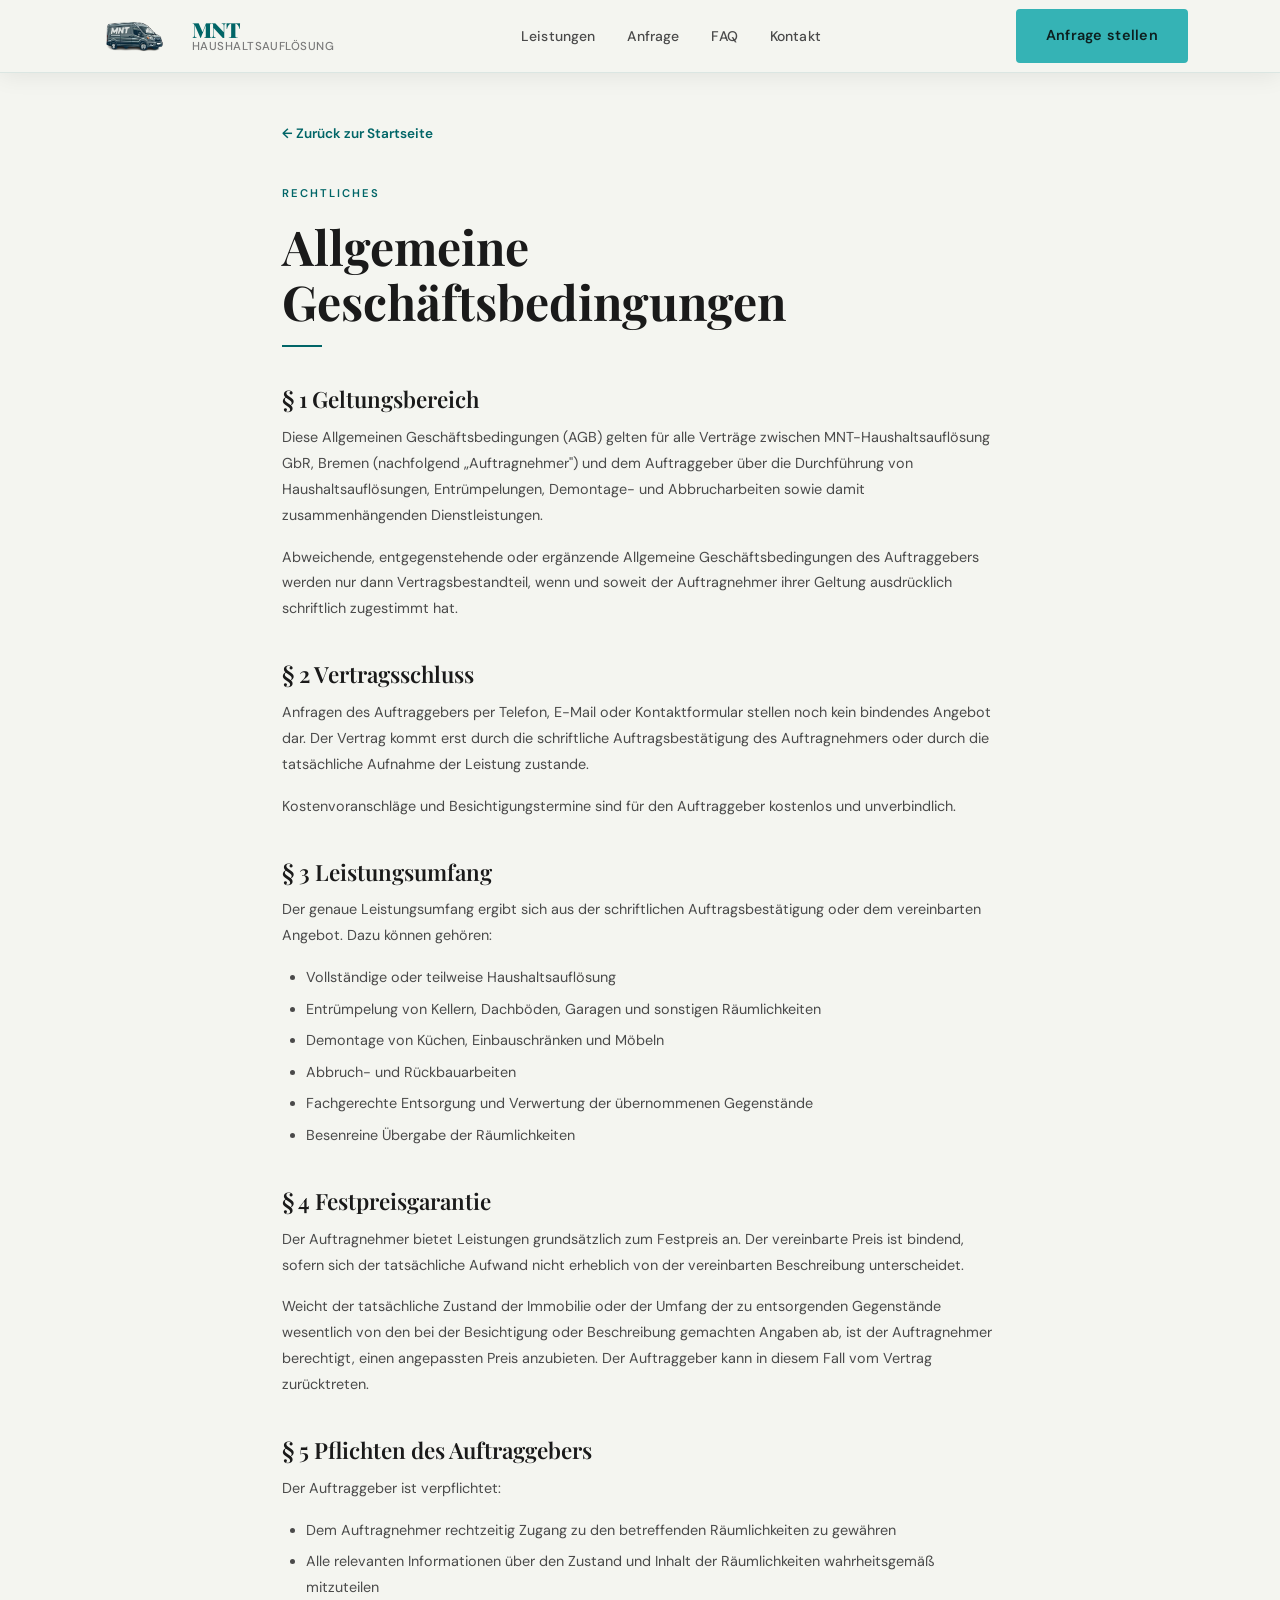
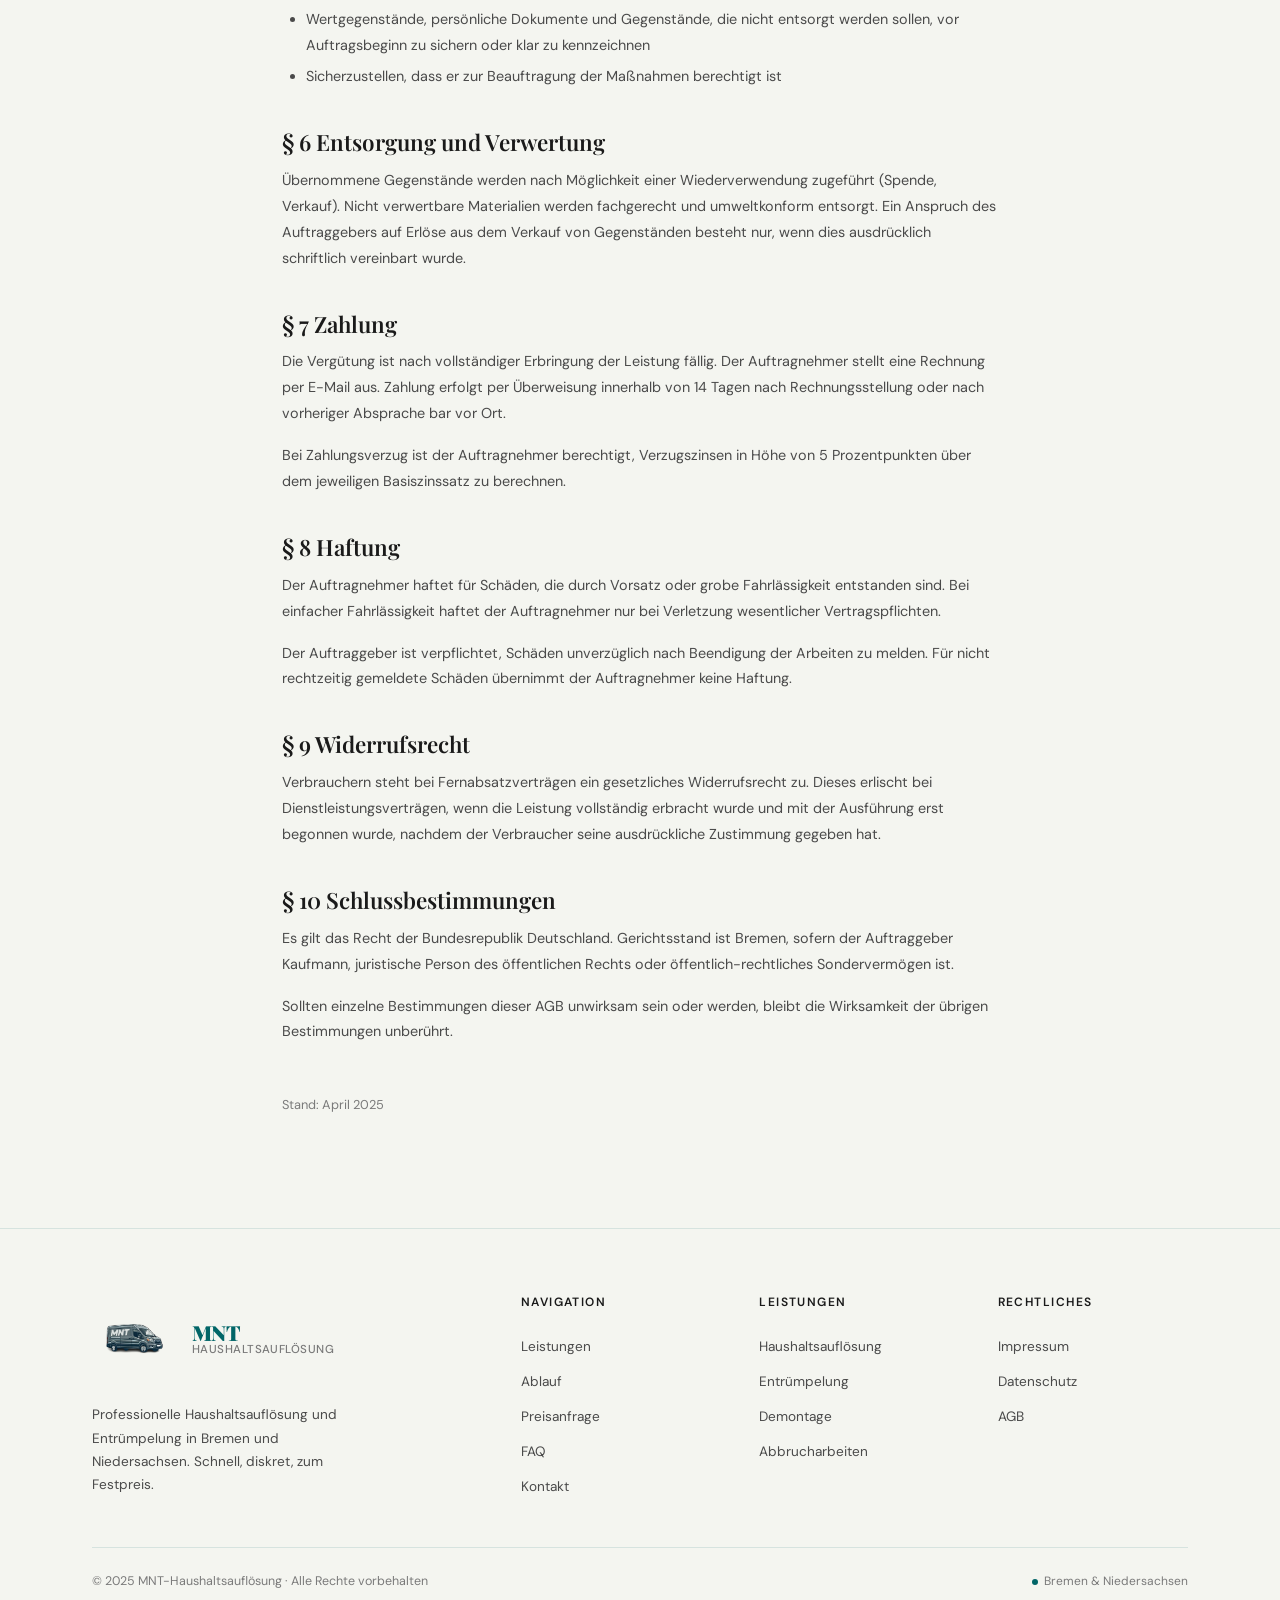
<file: agb.html>
<!DOCTYPE html>
<html lang="de">
<head>
  <meta charset="UTF-8">
  <meta name="viewport" content="width=device-width, initial-scale=1.0">
  <title>AGB — MNT-Haushaltsauflösung</title>
  <link rel="icon" type="image/png" href="assets/images/Logo.png">
  <link rel="apple-touch-icon" href="assets/images/Logo.png">
  <link rel="preconnect" href="https://fonts.googleapis.com">
  <link rel="preconnect" href="https://fonts.gstatic.com" crossorigin>
  <link href="https://fonts.googleapis.com/css2?family=Playfair+Display:ital,wght@0,400;0,600;0,700;0,900;1,400;1,700&family=DM+Sans:ital,opsz,wght@0,9..40,300;0,9..40,400;0,9..40,500;0,9..40,600;1,9..40,300&display=swap" rel="stylesheet">
  <link rel="stylesheet" href="assets/css/style.css">
  <style>
    .legal-page { padding-top: 120px; padding-bottom: 6rem; background: var(--bg-light); min-height: 100vh; }
    .legal-content { max-width: 780px; margin: 0 auto; padding: 0 2rem; }
    .legal-content h1 { font-family: var(--ff-head); font-size: clamp(2rem,4vw,3rem); color: var(--text-dark); margin-bottom: 0.5rem; }
    .legal-content .legal-label { font-size: 0.7rem; font-weight: 600; letter-spacing: 0.18em; text-transform: uppercase; color: var(--teal-primary); margin-bottom: 1rem; display: block; }
    .legal-content .legal-divider { width: 40px; height: 2px; background: var(--teal-primary); margin: 1rem 0 2.5rem; }
    .legal-content h2 { font-family: var(--ff-head); font-size: 1.4rem; color: var(--text-dark); margin: 2.5rem 0 0.75rem; }
    .legal-content h3 { font-family: var(--ff-body); font-size: 1rem; font-weight: 600; color: var(--text-dark); margin: 1.5rem 0 0.5rem; }
    .legal-content p { font-size: 0.9rem; color: var(--text-mid); line-height: 1.8; margin-bottom: 1rem; }
    .legal-content ul { font-size: 0.9rem; color: var(--text-mid); line-height: 1.8; margin: 0.5rem 0 1rem 1.5rem; }
    .legal-content ul li { margin-bottom: 0.35rem; }
    .legal-content a { color: var(--teal-primary); text-decoration: none; }
    .legal-content a:hover { text-decoration: underline; }
    .legal-back { display: inline-flex; align-items: center; gap: 0.4rem; font-size: 0.85rem; font-weight: 600; color: var(--teal-primary); text-decoration: none; margin-bottom: 2.5rem; transition: gap 0.2s; }
    .legal-back:hover { gap: 0.7rem; }
  </style>
</head>
<body>
<nav id="navbar" class="scrolled">
  <div class="container">
    <div class="nav-inner">
      <a href="index.html" class="nav-logo" aria-label="MNT-Haushaltsauflösung — Startseite">
        <img src="assets/images/Logo.png" alt="MNT-Haushaltsauflösung Logo">
        <div class="nav-logo-text">
          <span class="nav-logo-name">MNT</span>
          <span class="nav-logo-sub">Haushaltsauflösung</span>
        </div>
      </a>
      <ul class="nav-links">
        <li><a href="index.html#leistungen">Leistungen</a></li>
        <li><a href="index.html#preisrechner">Anfrage</a></li>
        <li><a href="index.html#faq">FAQ</a></li>
        <li><a href="index.html#kontakt">Kontakt</a></li>
      </ul>
      <a href="index.html#beratung" class="btn btn--primary nav-cta">Anfrage stellen</a>
      <button class="hamburger" id="hamburger" aria-label="Menü öffnen">
        <span></span><span></span><span></span>
      </button>
    </div>
  </div>
</nav>
<div class="mobile-menu" id="mobile-menu">
  <a href="index.html#leistungen" class="mobile-link">Leistungen</a>
  <a href="index.html#preisrechner" class="mobile-link">Anfrage</a>
  <a href="index.html#faq" class="mobile-link">FAQ</a>
  <a href="index.html#kontakt" class="mobile-link">Kontakt</a>
  <a href="index.html#beratung" class="btn btn--primary">Anfrage stellen</a>
</div>

<main class="legal-page">
  <div class="legal-content">
    <a href="index.html" class="legal-back">← Zurück zur Startseite</a>
    <span class="legal-label">Rechtliches</span>
    <h1>Allgemeine Geschäftsbedingungen</h1>
    <div class="legal-divider"></div>

    <h2>§ 1 Geltungsbereich</h2>
    <p>
      Diese Allgemeinen Geschäftsbedingungen (AGB) gelten für alle Verträge zwischen
      MNT-Haushaltsauflösung GbR, Bremen (nachfolgend „Auftragnehmer") und dem Auftraggeber
      über die Durchführung von Haushaltsauflösungen, Entrümpelungen, Demontage- und
      Abbrucharbeiten sowie damit zusammenhängenden Dienstleistungen.
    </p>
    <p>
      Abweichende, entgegenstehende oder ergänzende Allgemeine Geschäftsbedingungen des
      Auftraggebers werden nur dann Vertragsbestandteil, wenn und soweit der Auftragnehmer
      ihrer Geltung ausdrücklich schriftlich zugestimmt hat.
    </p>

    <h2>§ 2 Vertragsschluss</h2>
    <p>
      Anfragen des Auftraggebers per Telefon, E-Mail oder Kontaktformular stellen noch kein
      bindendes Angebot dar. Der Vertrag kommt erst durch die schriftliche Auftragsbestätigung
      des Auftragnehmers oder durch die tatsächliche Aufnahme der Leistung zustande.
    </p>
    <p>
      Kostenvoranschläge und Besichtigungstermine sind für den Auftraggeber kostenlos und
      unverbindlich.
    </p>

    <h2>§ 3 Leistungsumfang</h2>
    <p>
      Der genaue Leistungsumfang ergibt sich aus der schriftlichen Auftragsbestätigung oder
      dem vereinbarten Angebot. Dazu können gehören:
    </p>
    <ul>
      <li>Vollständige oder teilweise Haushaltsauflösung</li>
      <li>Entrümpelung von Kellern, Dachböden, Garagen und sonstigen Räumlichkeiten</li>
      <li>Demontage von Küchen, Einbauschränken und Möbeln</li>
      <li>Abbruch- und Rückbauarbeiten</li>
      <li>Fachgerechte Entsorgung und Verwertung der übernommenen Gegenstände</li>
      <li>Besenreine Übergabe der Räumlichkeiten</li>
    </ul>

    <h2>§ 4 Festpreisgarantie</h2>
    <p>
      Der Auftragnehmer bietet Leistungen grundsätzlich zum Festpreis an. Der vereinbarte
      Preis ist bindend, sofern sich der tatsächliche Aufwand nicht erheblich von der
      vereinbarten Beschreibung unterscheidet.
    </p>
    <p>
      Weicht der tatsächliche Zustand der Immobilie oder der Umfang der zu entsorgenden
      Gegenstände wesentlich von den bei der Besichtigung oder Beschreibung gemachten Angaben
      ab, ist der Auftragnehmer berechtigt, einen angepassten Preis anzubieten. Der Auftraggeber
      kann in diesem Fall vom Vertrag zurücktreten.
    </p>

    <h2>§ 5 Pflichten des Auftraggebers</h2>
    <p>Der Auftraggeber ist verpflichtet:</p>
    <ul>
      <li>Dem Auftragnehmer rechtzeitig Zugang zu den betreffenden Räumlichkeiten zu gewähren</li>
      <li>Alle relevanten Informationen über den Zustand und Inhalt der Räumlichkeiten wahrheitsgemäß mitzuteilen</li>
      <li>Wertgegenstände, persönliche Dokumente und Gegenstände, die nicht entsorgt werden sollen, vor Auftragsbeginn zu sichern oder klar zu kennzeichnen</li>
      <li>Sicherzustellen, dass er zur Beauftragung der Maßnahmen berechtigt ist</li>
    </ul>

    <h2>§ 6 Entsorgung und Verwertung</h2>
    <p>
      Übernommene Gegenstände werden nach Möglichkeit einer Wiederverwendung zugeführt
      (Spende, Verkauf). Nicht verwertbare Materialien werden fachgerecht und umweltkonform
      entsorgt. Ein Anspruch des Auftraggebers auf Erlöse aus dem Verkauf von Gegenständen
      besteht nur, wenn dies ausdrücklich schriftlich vereinbart wurde.
    </p>

    <h2>§ 7 Zahlung</h2>
    <p>
      Die Vergütung ist nach vollständiger Erbringung der Leistung fällig. Der Auftragnehmer
      stellt eine Rechnung per E-Mail aus. Zahlung erfolgt per Überweisung innerhalb von
      14 Tagen nach Rechnungsstellung oder nach vorheriger Absprache bar vor Ort.
    </p>
    <p>
      Bei Zahlungsverzug ist der Auftragnehmer berechtigt, Verzugszinsen in Höhe von
      5 Prozentpunkten über dem jeweiligen Basiszinssatz zu berechnen.
    </p>

    <h2>§ 8 Haftung</h2>
    <p>
      Der Auftragnehmer haftet für Schäden, die durch Vorsatz oder grobe Fahrlässigkeit
      entstanden sind. Bei einfacher Fahrlässigkeit haftet der Auftragnehmer nur bei
      Verletzung wesentlicher Vertragspflichten.
    </p>
    <p>
      Der Auftraggeber ist verpflichtet, Schäden unverzüglich nach Beendigung der Arbeiten
      zu melden. Für nicht rechtzeitig gemeldete Schäden übernimmt der Auftragnehmer
      keine Haftung.
    </p>

    <h2>§ 9 Widerrufsrecht</h2>
    <p>
      Verbrauchern steht bei Fernabsatzverträgen ein gesetzliches Widerrufsrecht zu.
      Dieses erlischt bei Dienstleistungsverträgen, wenn die Leistung vollständig erbracht
      wurde und mit der Ausführung erst begonnen wurde, nachdem der Verbraucher seine
      ausdrückliche Zustimmung gegeben hat.
    </p>

    <h2>§ 10 Schlussbestimmungen</h2>
    <p>
      Es gilt das Recht der Bundesrepublik Deutschland. Gerichtsstand ist Bremen, sofern
      der Auftraggeber Kaufmann, juristische Person des öffentlichen Rechts oder
      öffentlich-rechtliches Sondervermögen ist.
    </p>
    <p>
      Sollten einzelne Bestimmungen dieser AGB unwirksam sein oder werden, bleibt die
      Wirksamkeit der übrigen Bestimmungen unberührt.
    </p>

    <p style="margin-top:3rem; font-size:0.8rem; color:var(--text-muted);">
      Stand: April 2025
    </p>
  </div>
</main>

<footer id="footer">
  <div class="container">
    <div class="footer-grid">
      <div class="footer-logo">
        <div class="footer-logo-inner">
          <img src="assets/images/Logo.png" alt="MNT-Haushaltsauflösung Logo">
          <div class="nav-logo-text">
            <span class="nav-logo-name">MNT</span>
            <span class="nav-logo-sub">Haushaltsauflösung</span>
          </div>
        </div>
        <p class="footer-brand-text">Professionelle Haushaltsauflösung und Entrümpelung in Bremen und Niedersachsen. Schnell, diskret, zum Festpreis.</p>
      </div>
      <div class="footer-col">
        <h4>Navigation</h4>
        <ul class="footer-links">
          <li><a href="index.html#leistungen">Leistungen</a></li>
          <li><a href="index.html#ablauf">Ablauf</a></li>
          <li><a href="index.html#preisrechner">Preisanfrage</a></li>
          <li><a href="index.html#faq">FAQ</a></li>
          <li><a href="index.html#kontakt">Kontakt</a></li>
        </ul>
      </div>
      <div class="footer-col">
        <h4>Leistungen</h4>
        <ul class="footer-links">
          <li><a href="index.html#leistungen">Haushaltsauflösung</a></li>
          <li><a href="index.html#leistungen">Entrümpelung</a></li>
          <li><a href="index.html#leistungen">Demontage</a></li>
          <li><a href="index.html#leistungen">Abbrucharbeiten</a></li>
        </ul>
      </div>
      <div class="footer-col">
        <h4>Rechtliches</h4>
        <ul class="footer-links">
          <li><a href="impressum.html">Impressum</a></li>
          <li><a href="datenschutz.html">Datenschutz</a></li>
          <li><a href="agb.html">AGB</a></li>
        </ul>
      </div>
    </div>
    <div class="footer-bottom">
      <div class="footer-copy">© 2025 MNT-Haushaltsauflösung · Alle Rechte vorbehalten</div>
      <div class="footer-badge">Bremen &amp; Niedersachsen</div>
    </div>
  </div>
</footer><script>
const navbar = document.getElementById('navbar');
window.addEventListener('scroll', () => {
  navbar.classList.toggle('scrolled', window.scrollY > 60);
});
const hamburger = document.getElementById('hamburger');
const mobileMenu = document.getElementById('mobile-menu');
hamburger.addEventListener('click', () => {
  hamburger.classList.toggle('open');
  mobileMenu.classList.toggle('open');
  document.body.style.overflow = mobileMenu.classList.contains('open') ? 'hidden' : '';
});
document.querySelectorAll('.mobile-link, .mobile-menu .btn').forEach(link => {
  link.addEventListener('click', () => {
    hamburger.classList.remove('open');
    mobileMenu.classList.remove('open');
    document.body.style.overflow = '';
  });
});
</script>
</body>
</html>
</file>
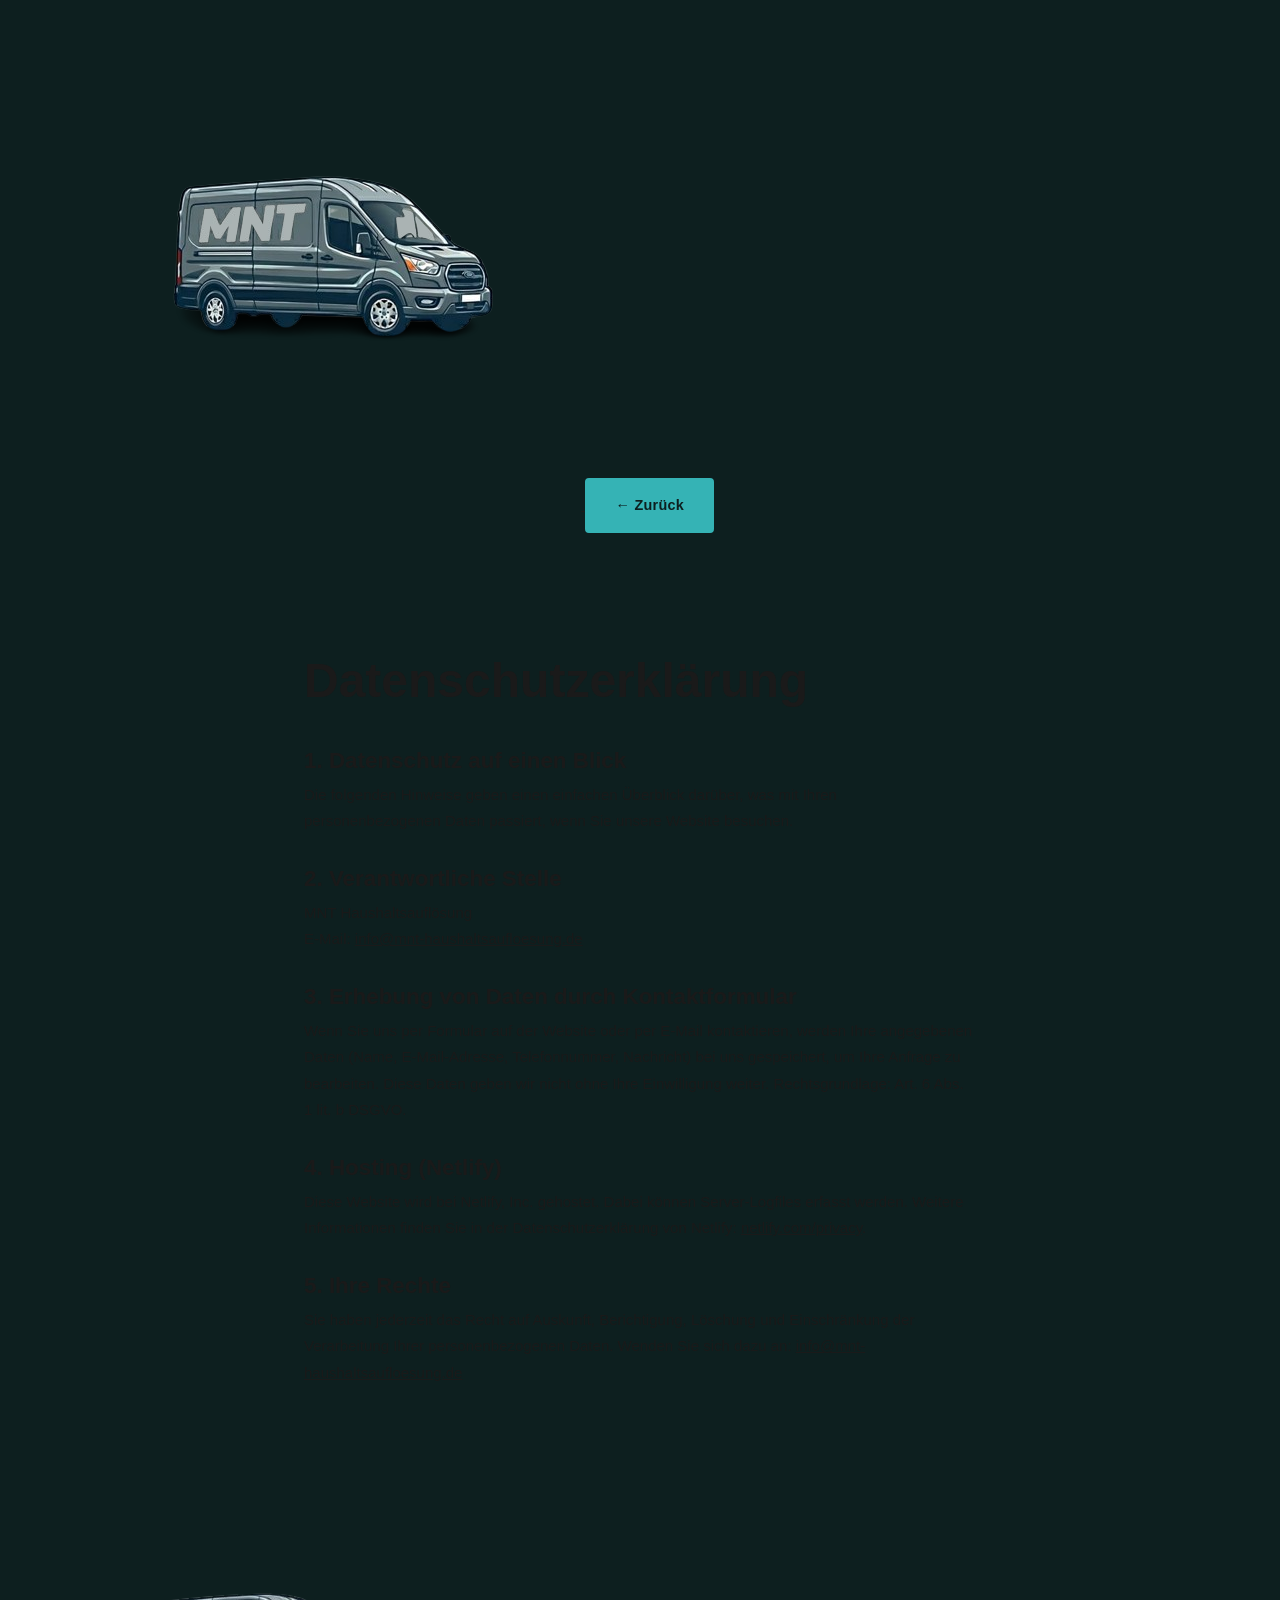
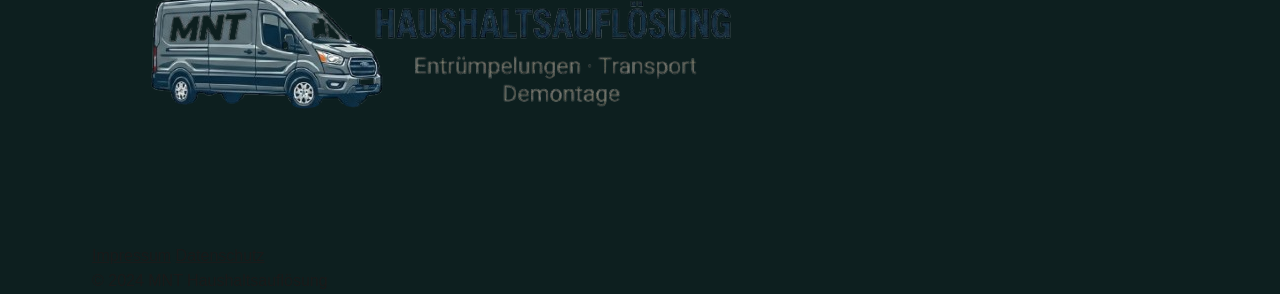
<file: datenschutz.html>
<!DOCTYPE html>
<html lang="de">
<head>
  <meta charset="UTF-8" />
  <meta name="viewport" content="width=device-width, initial-scale=1.0" />
  <title>Datenschutz – MNT Haushaltsauflösung</title>
  <link rel="preconnect" href="https://fonts.googleapis.com" />
  <link href="https://fonts.googleapis.com/css2?family=Barlow+Condensed:wght@700;800;900&family=Barlow:wght@400;500;600&display=swap" rel="stylesheet" />
  <link rel="icon" type="image/png" href="assets/images/Logo.png" />
  <link rel="stylesheet" href="assets/css/style.css" />
  <style>
    .legal { max-width: 720px; margin: 0 auto; padding: 120px 24px 80px; }
    .legal h1 { font-family: var(--font-head); font-size: 3rem; font-weight: 900; color: var(--color-dark); margin-bottom: 40px; }
    .legal h2 { font-family: var(--font-head); font-size: 1.4rem; font-weight: 800; color: var(--color-dark); margin: 32px 0 8px; }
    .legal p { font-size: 15px; color: var(--color-muted); line-height: 1.75; }
    .legal a { color: var(--color-teal); }
  </style>
</head>
<body>
  <header class="header">
    <nav class="nav container">
      <a href="index.html" class="nav__logo">
        <img src="assets/images/Logo.png" alt="MNT Haushaltsauflösung" class="nav__logo-img" />
      </a>
      <a href="index.html" class="btn btn--primary nav__cta" style="margin-left:auto">← Zurück</a>
    </nav>
  </header>

  <main class="legal">
    <h1>Datenschutzerklärung</h1>

    <h2>1. Datenschutz auf einen Blick</h2>
    <p>Die folgenden Hinweise geben einen einfachen Überblick darüber, was mit Ihren personenbezogenen Daten passiert, wenn Sie unsere Website besuchen.</p>

    <h2>2. Verantwortliche Stelle</h2>
    <p>MNT Haushaltsauflösung<br />
    E-Mail: <a href="mailto:info@mnt-haushaltsaufloesung.de">info@mnt-haushaltsaufloesung.de</a></p>

    <h2>3. Erhebung von Daten durch Kontaktformular</h2>
    <p>Wenn Sie uns per Formular auf der Website oder per E-Mail kontaktieren, werden Ihre angegebenen Daten (Name, E-Mail-Adresse, Telefonnummer, Nachricht) bei uns gespeichert, um Ihre Anfrage zu bearbeiten. Diese Daten geben wir nicht ohne Ihre Einwilligung weiter. Rechtsgrundlage: Art. 6 Abs. 1 lit. b DSGVO.</p>

    <h2>4. Hosting (Netlify)</h2>
    <p>Diese Website wird bei Netlify, Inc. gehostet. Dabei können Server-Logfiles erfasst werden. Weitere Informationen finden Sie in der Datenschutzerklärung von Netlify: <a href="https://www.netlify.com/privacy/" target="_blank" rel="noopener">netlify.com/privacy</a>.</p>

    <h2>5. Ihre Rechte</h2>
    <p>Sie haben jederzeit das Recht auf Auskunft, Berichtigung, Löschung und Einschränkung der Verarbeitung Ihrer personenbezogenen Daten. Wenden Sie sich dazu an: <a href="mailto:info@mnt-haushaltsaufloesung.de">info@mnt-haushaltsaufloesung.de</a></p>
  </main>

  <footer class="footer">
    <div class="container footer__inner">
      <img src="assets/images/Logo_gross.png" alt="MNT" class="footer__logo-img" />
      <div class="footer__links">
        <a href="impressum.html" class="footer__link">Impressum</a>
        <a href="datenschutz.html" class="footer__link">Datenschutz</a>
      </div>
      <p class="footer__copy">© 2024 MNT Haushaltsauflösung</p>
    </div>
  </footer>
</body>
</html>
</file>
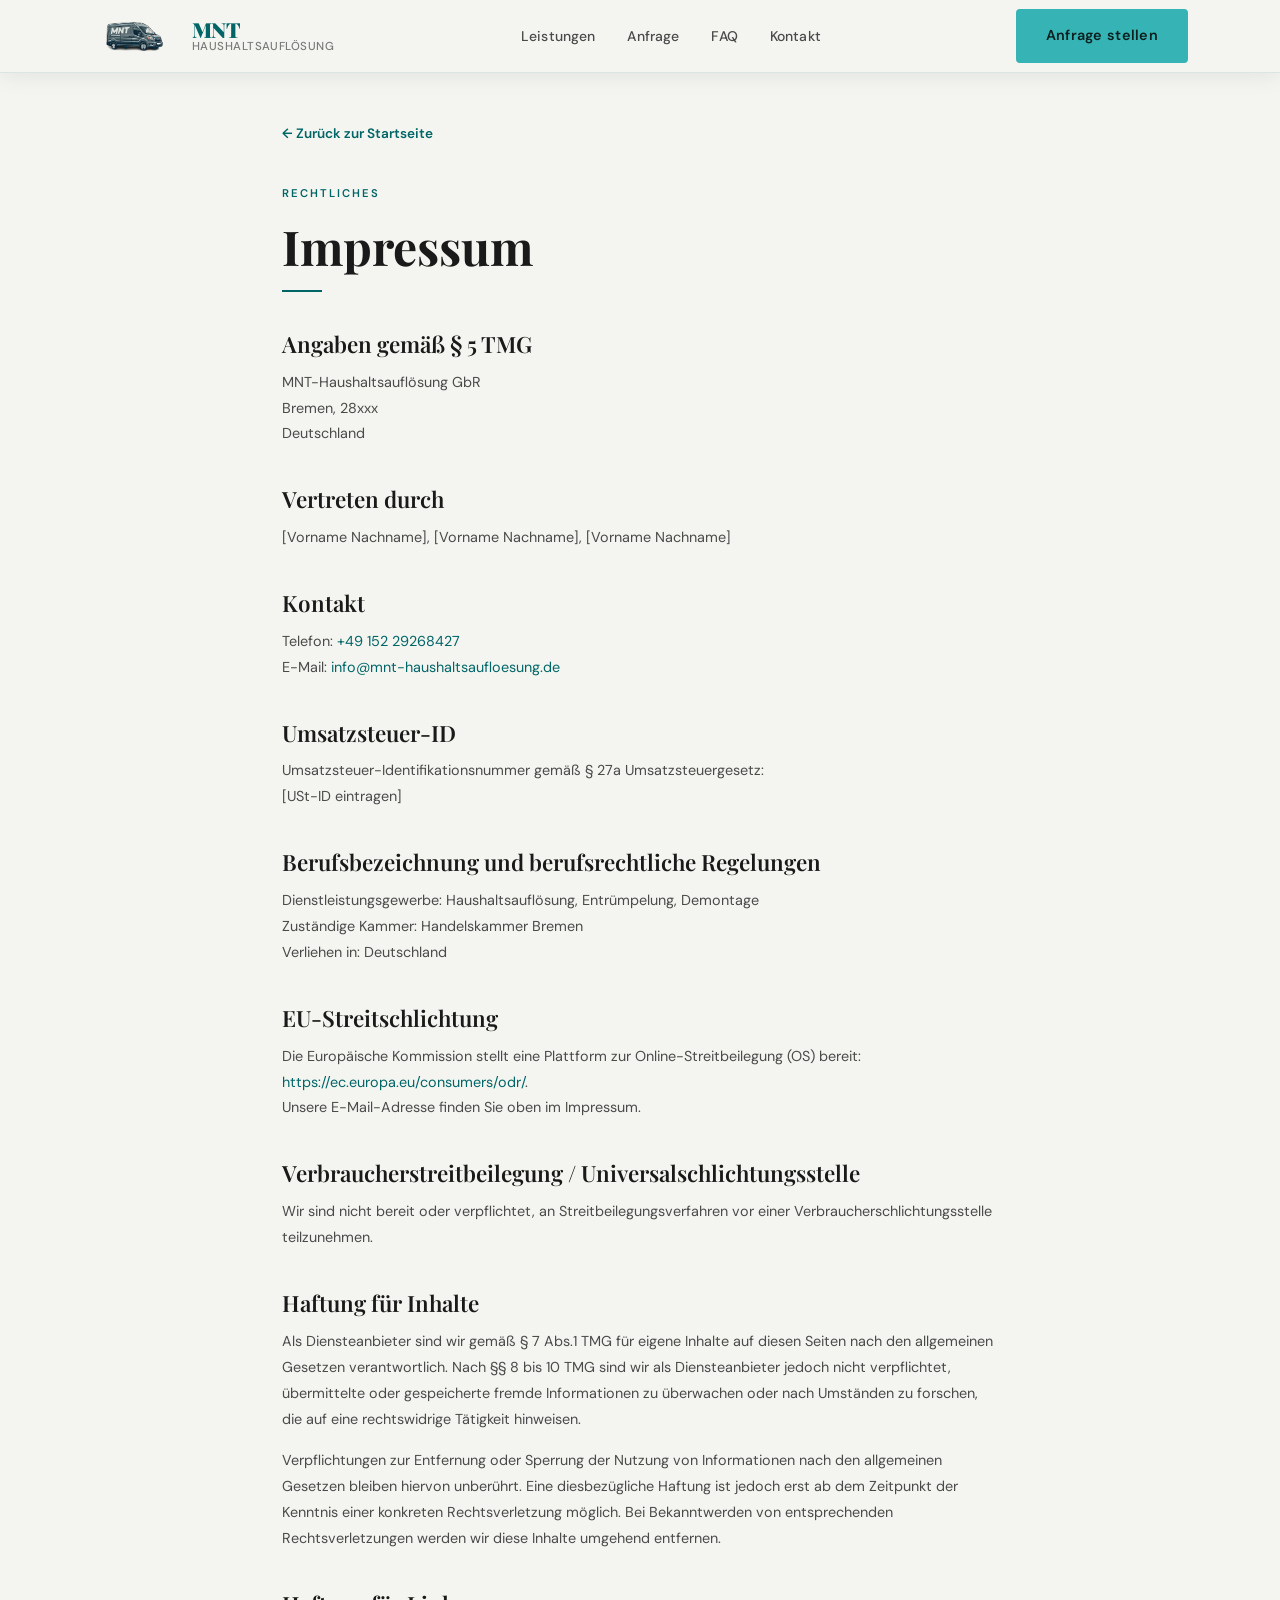
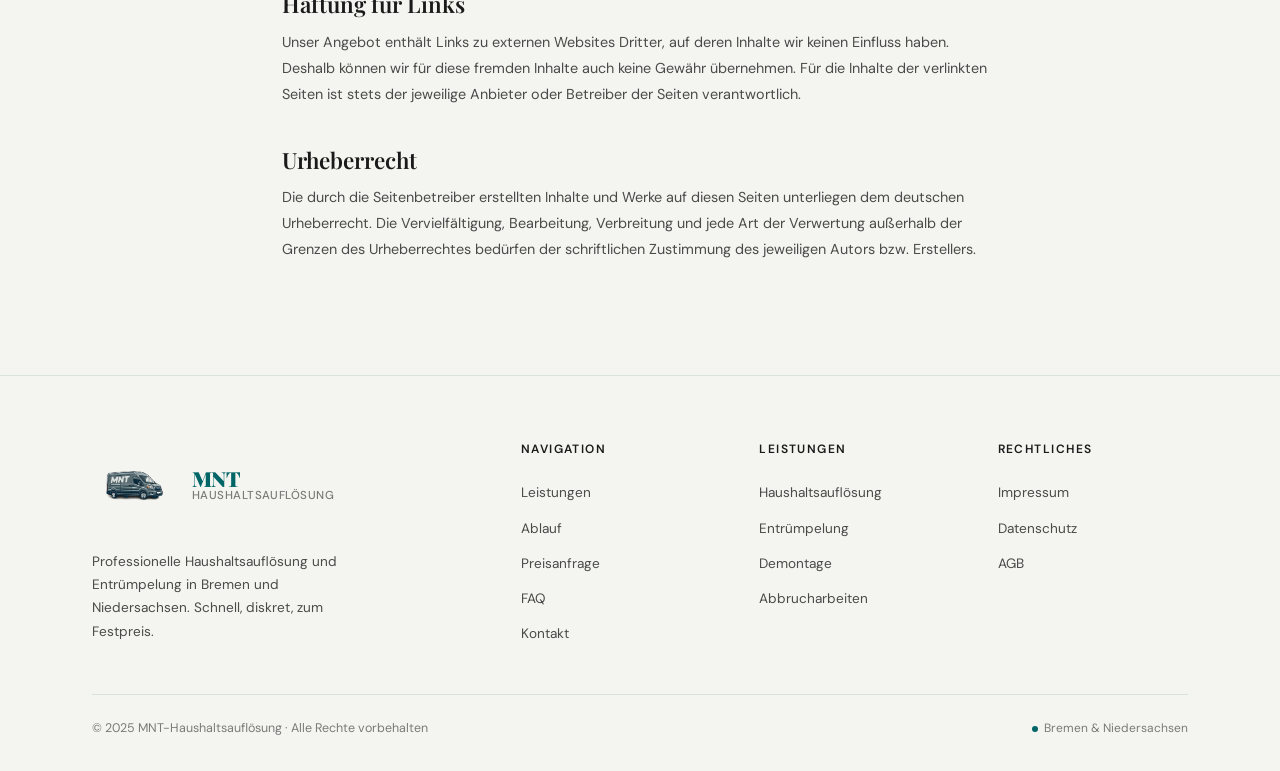
<file: impressum.html>
<!DOCTYPE html>
<html lang="de">
<head>
  <meta charset="UTF-8">
  <meta name="viewport" content="width=device-width, initial-scale=1.0">
  <title>Impressum — MNT-Haushaltsauflösung</title>
  <link rel="icon" type="image/png" href="assets/images/Logo.png">
  <link rel="apple-touch-icon" href="assets/images/Logo.png">
  <link rel="preconnect" href="https://fonts.googleapis.com">
  <link rel="preconnect" href="https://fonts.gstatic.com" crossorigin>
  <link href="https://fonts.googleapis.com/css2?family=Playfair+Display:ital,wght@0,400;0,600;0,700;0,900;1,400;1,700&family=DM+Sans:ital,opsz,wght@0,9..40,300;0,9..40,400;0,9..40,500;0,9..40,600;1,9..40,300&display=swap" rel="stylesheet">
  <link rel="stylesheet" href="assets/css/style.css">
  <style>
    .legal-page { padding-top: 120px; padding-bottom: 6rem; background: var(--bg-light); min-height: 100vh; }
    .legal-content { max-width: 780px; margin: 0 auto; padding: 0 2rem; }
    .legal-content h1 { font-family: var(--ff-head); font-size: clamp(2rem,4vw,3rem); color: var(--text-dark); margin-bottom: 0.5rem; }
    .legal-content .legal-label { font-size: 0.7rem; font-weight: 600; letter-spacing: 0.18em; text-transform: uppercase; color: var(--teal-primary); margin-bottom: 1rem; display: block; }
    .legal-content .legal-divider { width: 40px; height: 2px; background: var(--teal-primary); margin: 1rem 0 2.5rem; }
    .legal-content h2 { font-family: var(--ff-head); font-size: 1.4rem; color: var(--text-dark); margin: 2.5rem 0 0.75rem; }
    .legal-content h3 { font-family: var(--ff-body); font-size: 1rem; font-weight: 600; color: var(--text-dark); margin: 1.5rem 0 0.5rem; }
    .legal-content p { font-size: 0.9rem; color: var(--text-mid); line-height: 1.8; margin-bottom: 1rem; }
    .legal-content ul { font-size: 0.9rem; color: var(--text-mid); line-height: 1.8; margin: 0.5rem 0 1rem 1.5rem; }
    .legal-content ul li { margin-bottom: 0.35rem; }
    .legal-content a { color: var(--teal-primary); text-decoration: none; }
    .legal-content a:hover { text-decoration: underline; }
    .legal-back { display: inline-flex; align-items: center; gap: 0.4rem; font-size: 0.85rem; font-weight: 600; color: var(--teal-primary); text-decoration: none; margin-bottom: 2.5rem; transition: gap 0.2s; }
    .legal-back:hover { gap: 0.7rem; }
  </style>
</head>
<body>
<nav id="navbar" class="scrolled">
  <div class="container">
    <div class="nav-inner">
      <a href="index.html" class="nav-logo" aria-label="MNT-Haushaltsauflösung — Startseite">
        <img src="assets/images/Logo.png" alt="MNT-Haushaltsauflösung Logo">
        <div class="nav-logo-text">
          <span class="nav-logo-name">MNT</span>
          <span class="nav-logo-sub">Haushaltsauflösung</span>
        </div>
      </a>
      <ul class="nav-links">
        <li><a href="index.html#leistungen">Leistungen</a></li>
        <li><a href="index.html#preisrechner">Anfrage</a></li>
        <li><a href="index.html#faq">FAQ</a></li>
        <li><a href="index.html#kontakt">Kontakt</a></li>
      </ul>
      <a href="index.html#beratung" class="btn btn--primary nav-cta">Anfrage stellen</a>
      <button class="hamburger" id="hamburger" aria-label="Menü öffnen">
        <span></span><span></span><span></span>
      </button>
    </div>
  </div>
</nav>
<div class="mobile-menu" id="mobile-menu">
  <a href="index.html#leistungen" class="mobile-link">Leistungen</a>
  <a href="index.html#preisrechner" class="mobile-link">Anfrage</a>
  <a href="index.html#faq" class="mobile-link">FAQ</a>
  <a href="index.html#kontakt" class="mobile-link">Kontakt</a>
  <a href="index.html#beratung" class="btn btn--primary">Anfrage stellen</a>
</div>

<main class="legal-page">
  <div class="legal-content">
    <a href="index.html" class="legal-back">← Zurück zur Startseite</a>
    <span class="legal-label">Rechtliches</span>
    <h1>Impressum</h1>
    <div class="legal-divider"></div>

    <h2>Angaben gemäß § 5 TMG</h2>
    <p>
      MNT-Haushaltsauflösung GbR<br>
      Bremen, 28xxx<br>
      Deutschland
    </p>

    <h2>Vertreten durch</h2>
    <p>
      <!-- HIER: Name(n) der Gesellschafter eintragen -->
      [Vorname Nachname], [Vorname Nachname], [Vorname Nachname]
    </p>

    <h2>Kontakt</h2>
    <p>
      Telefon: <a href="tel:+4915229268427">+49 152 29268427</a><br>
      E-Mail: <a href="mailto:info@mnt-haushaltsaufloesung.de">info@mnt-haushaltsaufloesung.de</a>
    </p>

    <h2>Umsatzsteuer-ID</h2>
    <p>
      <!-- HIER: USt-ID eintragen, sobald vorhanden -->
      Umsatzsteuer-Identifikationsnummer gemäß § 27a Umsatzsteuergesetz:<br>
      [USt-ID eintragen]
    </p>

    <h2>Berufsbezeichnung und berufsrechtliche Regelungen</h2>
    <p>
      Dienstleistungsgewerbe: Haushaltsauflösung, Entrümpelung, Demontage<br>
      Zuständige Kammer: Handelskammer Bremen<br>
      Verliehen in: Deutschland
    </p>

    <h2>EU-Streitschlichtung</h2>
    <p>
      Die Europäische Kommission stellt eine Plattform zur Online-Streitbeilegung (OS) bereit:
      <a href="https://ec.europa.eu/consumers/odr/" target="_blank" rel="noopener">https://ec.europa.eu/consumers/odr/</a>.<br>
      Unsere E-Mail-Adresse finden Sie oben im Impressum.
    </p>

    <h2>Verbraucherstreitbeilegung / Universalschlichtungsstelle</h2>
    <p>
      Wir sind nicht bereit oder verpflichtet, an Streitbeilegungsverfahren vor einer
      Verbraucherschlichtungsstelle teilzunehmen.
    </p>

    <h2>Haftung für Inhalte</h2>
    <p>
      Als Diensteanbieter sind wir gemäß § 7 Abs.1 TMG für eigene Inhalte auf diesen Seiten nach den
      allgemeinen Gesetzen verantwortlich. Nach §§ 8 bis 10 TMG sind wir als Diensteanbieter jedoch nicht
      verpflichtet, übermittelte oder gespeicherte fremde Informationen zu überwachen oder nach Umständen
      zu forschen, die auf eine rechtswidrige Tätigkeit hinweisen.
    </p>
    <p>
      Verpflichtungen zur Entfernung oder Sperrung der Nutzung von Informationen nach den allgemeinen
      Gesetzen bleiben hiervon unberührt. Eine diesbezügliche Haftung ist jedoch erst ab dem Zeitpunkt
      der Kenntnis einer konkreten Rechtsverletzung möglich. Bei Bekanntwerden von entsprechenden
      Rechtsverletzungen werden wir diese Inhalte umgehend entfernen.
    </p>

    <h2>Haftung für Links</h2>
    <p>
      Unser Angebot enthält Links zu externen Websites Dritter, auf deren Inhalte wir keinen Einfluss haben.
      Deshalb können wir für diese fremden Inhalte auch keine Gewähr übernehmen. Für die Inhalte der
      verlinkten Seiten ist stets der jeweilige Anbieter oder Betreiber der Seiten verantwortlich.
    </p>

    <h2>Urheberrecht</h2>
    <p>
      Die durch die Seitenbetreiber erstellten Inhalte und Werke auf diesen Seiten unterliegen dem deutschen
      Urheberrecht. Die Vervielfältigung, Bearbeitung, Verbreitung und jede Art der Verwertung außerhalb
      der Grenzen des Urheberrechtes bedürfen der schriftlichen Zustimmung des jeweiligen Autors bzw.
      Erstellers.
    </p>
  </div>
</main>

<footer id="footer">
  <div class="container">
    <div class="footer-grid">
      <div class="footer-logo">
        <div class="footer-logo-inner">
          <img src="assets/images/Logo.png" alt="MNT-Haushaltsauflösung Logo">
          <div class="nav-logo-text">
            <span class="nav-logo-name">MNT</span>
            <span class="nav-logo-sub">Haushaltsauflösung</span>
          </div>
        </div>
        <p class="footer-brand-text">Professionelle Haushaltsauflösung und Entrümpelung in Bremen und Niedersachsen. Schnell, diskret, zum Festpreis.</p>
      </div>
      <div class="footer-col">
        <h4>Navigation</h4>
        <ul class="footer-links">
          <li><a href="index.html#leistungen">Leistungen</a></li>
          <li><a href="index.html#ablauf">Ablauf</a></li>
          <li><a href="index.html#preisrechner">Preisanfrage</a></li>
          <li><a href="index.html#faq">FAQ</a></li>
          <li><a href="index.html#kontakt">Kontakt</a></li>
        </ul>
      </div>
      <div class="footer-col">
        <h4>Leistungen</h4>
        <ul class="footer-links">
          <li><a href="index.html#leistungen">Haushaltsauflösung</a></li>
          <li><a href="index.html#leistungen">Entrümpelung</a></li>
          <li><a href="index.html#leistungen">Demontage</a></li>
          <li><a href="index.html#leistungen">Abbrucharbeiten</a></li>
        </ul>
      </div>
      <div class="footer-col">
        <h4>Rechtliches</h4>
        <ul class="footer-links">
          <li><a href="impressum.html">Impressum</a></li>
          <li><a href="datenschutz.html">Datenschutz</a></li>
          <li><a href="agb.html">AGB</a></li>
        </ul>
      </div>
    </div>
    <div class="footer-bottom">
      <div class="footer-copy">© 2025 MNT-Haushaltsauflösung · Alle Rechte vorbehalten</div>
      <div class="footer-badge">Bremen &amp; Niedersachsen</div>
    </div>
  </div>
</footer><script>
const navbar = document.getElementById('navbar');
window.addEventListener('scroll', () => {
  navbar.classList.toggle('scrolled', window.scrollY > 60);
});
const hamburger = document.getElementById('hamburger');
const mobileMenu = document.getElementById('mobile-menu');
hamburger.addEventListener('click', () => {
  hamburger.classList.toggle('open');
  mobileMenu.classList.toggle('open');
  document.body.style.overflow = mobileMenu.classList.contains('open') ? 'hidden' : '';
});
document.querySelectorAll('.mobile-link, .mobile-menu .btn').forEach(link => {
  link.addEventListener('click', () => {
    hamburger.classList.remove('open');
    mobileMenu.classList.remove('open');
    document.body.style.overflow = '';
  });
});
</script>
</body>
</html>
</file>
<file: assets/css/style.css>
/* ============================================================
   MNT-Haushaltsauflösung — Stylesheet
   style.css
   ============================================================ */

/* ============================================================
   CSS VARIABLES & RESET
   ============================================================ */
:root {
  --bg-dark:          #0D1F1F;
  --bg-dark-2:        #112828;
  --teal-primary:     #006567;
  --teal-accent:      #35B3B5;
  --teal-light:       #5ECFCF;
  --bg-light:         #F4F5F0;
  --bg-light-2:       #EAECE5;
  --white:            #FFFFFF;
  --text-dark:        #1A1A1A;
  --text-mid:         #4A4A4A;
  --text-muted:       #7A7A7A;
  --text-light:       #C8CFCF;
  --border-dark:      rgba(53, 179, 181, 0.15);
  --border-light:     rgba(0, 101, 103, 0.12);
  --nav-bg:           #F4F5F0;
  --nav-border:       rgba(0, 101, 103, 0.1);
  --ff-head:          'Playfair Display', Georgia, serif;
  --ff-body:          'DM Sans', sans-serif;
  --transition:       0.35s cubic-bezier(0.4, 0, 0.2, 1);
  --shadow-nav:       0 2px 24px rgba(0, 0, 0, 0.08);
  --shadow-card:      0 4px 24px rgba(0, 0, 0, 0.08);
  --shadow-card-hover:0 12px 40px rgba(0, 0, 0, 0.14);
  --radius:           4px;
  --radius-lg:        8px;
}

*, *::before, *::after {
  box-sizing: border-box;
  margin: 0;
  padding: 0;
}

html {
  scroll-behavior: smooth;
  font-size: 16px;
}

body {
  font-family: var(--ff-body);
  color: var(--text-dark);
  background: var(--bg-dark);
  overflow-x: hidden;
  line-height: 1.6;
}

::selection {
  background: var(--teal-accent);
  color: var(--bg-dark);
}

a { color: inherit; }

/* ============================================================
   NOISE TEXTURE
   ============================================================ */
.noise-dark::after {
  content: '';
  position: absolute;
  inset: 0;
  background-image: url("data:image/svg+xml,%3Csvg viewBox='0 0 256 256' xmlns='http://www.w3.org/2000/svg'%3E%3Cfilter id='n'%3E%3CfeTurbulence type='fractalNoise' baseFrequency='0.9' numOctaves='4' stitchTiles='stitch'/%3E%3C/filter%3E%3Crect width='100%25' height='100%25' filter='url(%23n)' opacity='0.035'/%3E%3C/svg%3E");
  background-size: 256px 256px;
  pointer-events: none;
  z-index: 0;
}

/* ============================================================
   TYPOGRAPHY UTILITIES
   ============================================================ */
.label {
  font-family: var(--ff-body);
  font-size: 0.7rem;
  font-weight: 600;
  letter-spacing: 0.18em;
  text-transform: uppercase;
  color: var(--teal-accent);
}

.label--dark  { color: var(--teal-accent); }
.label--light { color: var(--teal-primary); }

h1, h2, h3 { font-family: var(--ff-head); line-height: 1.15; }
h1 { font-size: clamp(1.9rem, 3.5vw, 3rem); font-weight: 700; }
h2 { font-size: clamp(2rem,   4vw, 3rem);  font-weight: 600; }
h3 { font-size: 1.25rem; font-weight: 600; }

.teal        { color: var(--teal-accent); }
.divider-line {
  width: 40px;
  height: 2px;
  background: var(--teal-accent);
  margin: 1rem 0;
}

/* ============================================================
   LAYOUT
   ============================================================ */
.container {
  max-width: 1160px;
  margin: 0 auto;
  padding: 0 2rem;
}

.section          { position: relative; padding: 6rem 0; }
.section--dark    { background: var(--bg-dark);   color: var(--white); }
.section--dark-2  { background: var(--bg-dark-2); color: var(--white); }
.section--light   { background: var(--bg-light);  color: var(--text-dark); }
.section--light-2 { background: var(--bg-light-2);color: var(--text-dark); }

/* ============================================================
   BUTTONS
   ============================================================ */
.btn {
  display: inline-flex;
  align-items: center;
  gap: 0.5rem;
  padding: 0.85rem 1.75rem;
  font-family: var(--ff-body);
  font-size: 0.9rem;
  font-weight: 600;
  letter-spacing: 0.02em;
  border-radius: var(--radius);
  border: 2px solid transparent;
  cursor: pointer;
  text-decoration: none;
  transition: all var(--transition);
  white-space: nowrap;
}

.btn--primary {
  background: var(--teal-accent);
  color: var(--bg-dark);
  border-color: var(--teal-accent);
}
.btn--primary:hover {
  background: var(--teal-light);
  border-color: var(--teal-light);
  transform: translateY(-2px);
  box-shadow: 0 8px 24px rgba(53, 179, 181, 0.35);
}

.btn--ghost {
  background: transparent;
  color: var(--white);
  border-color: rgba(255, 255, 255, 0.35);
}
.btn--ghost:hover {
  background: rgba(255, 255, 255, 0.07);
  border-color: rgba(255, 255, 255, 0.65);
}

.btn--ghost-teal {
  background: transparent;
  color: var(--teal-primary);
  border-color: var(--teal-primary);
}
.btn--ghost-teal:hover {
  background: var(--teal-primary);
  color: var(--white);
}

/* ============================================================
   NAVIGATION — heller Hintergrund
   ============================================================ */
#navbar {
  position: fixed;
  top: 0;
  left: 0;
  right: 0;
  z-index: 1000;
  background: var(--nav-bg);
  border-bottom: 1px solid var(--nav-border);
  box-shadow: var(--shadow-nav);
  padding: 0;
  overflow: visible;  /* Logo darf über die Navbar-Höhe hinausragen */
  transition: box-shadow var(--transition), padding var(--transition);
}

#navbar.scrolled {
  box-shadow: 0 4px 32px rgba(0, 0, 0, 0.12);
}

.nav-inner {
  display: flex;
  align-items: center;
  justify-content: space-between;
  gap: 2rem;
  height: 72px;
}

/* Logo-Bild im Header */
.nav-logo {
  display: flex;
  align-items: center;
  gap: 0.85rem;
  text-decoration: none;
  flex-shrink: 0;
}

.nav-logo img {
  height: 90px;        /* größer als die Navbar — überragt sie bewusst */
  width: auto;
  object-fit: contain;
  display: block;
  /* verhindert dass das Bild den Navbar-Flow vergrößert */
  position: relative;
  z-index: 1;
}

.nav-logo-text {
  display: flex;
  flex-direction: column;
  gap: 0;
  line-height: 1.1;
}

.nav-logo-name {
  font-family: var(--ff-head);
  font-size: 1.3rem;
  font-weight: 900;
  color: var(--teal-primary);
  letter-spacing: -0.02em;
}

.nav-logo-sub {
  font-family: var(--ff-body);
  font-size: 0.72rem;
  font-weight: 500;
  color: var(--text-muted);
  letter-spacing: 0.04em;
  text-transform: uppercase;
}

.nav-links {
  display: flex;
  align-items: center;
  gap: 2rem;
  list-style: none;
}

.nav-links a {
  font-size: 0.875rem;
  font-weight: 500;
  color: var(--text-mid);
  text-decoration: none;
  transition: color var(--transition);
  letter-spacing: 0.01em;
}
.nav-links a:hover { color: var(--teal-primary); }

.nav-cta { margin-left: 0.5rem; }

/* ── Hamburger ── */
.hamburger {
  display: none;
  flex-direction: column;
  gap: 5px;
  background: none;
  border: none;
  cursor: pointer;
  padding: 4px;
  z-index: 1100;
}
.hamburger span {
  display: block;
  width: 24px;
  height: 2px;
  background: var(--text-dark);
  border-radius: 2px;
  transition: all 0.3s;
  transform-origin: center;
}
.hamburger.open span:nth-child(1) { transform: translateY(7px) rotate(45deg); }
.hamburger.open span:nth-child(2) { opacity: 0; transform: scaleX(0); }
.hamburger.open span:nth-child(3) { transform: translateY(-7px) rotate(-45deg); }

/* ── Mobile Menu ── */
.mobile-menu {
  display: none;
  position: fixed;
  inset: 0;
  background: var(--white);
  z-index: 999;
  flex-direction: column;
  align-items: center;
  justify-content: center;
  gap: 2.5rem;
  opacity: 0;
  transition: opacity 0.3s;
}
.mobile-menu.open { display: flex; opacity: 1; }
.mobile-menu a {
  font-family: var(--ff-head);
  font-size: 2rem;
  font-weight: 600;
  color: var(--text-dark);
  text-decoration: none;
  transition: color var(--transition);
}
.mobile-menu a:hover { color: var(--teal-primary); }

/* ============================================================
   HERO
   ============================================================ */
#hero {
  min-height: 100vh;
  display: flex;
  flex-direction: column;
  justify-content: center;
  padding: 0;
  background: var(--bg-dark);
  position: relative;
  overflow: hidden;
}

/* Raster-Hintergrund */
#hero::before {
  content: '';
  position: absolute;
  inset: 0;
  background-image:
    linear-gradient(rgba(53, 179, 181, 0.04) 1px, transparent 1px),
    linear-gradient(90deg, rgba(53, 179, 181, 0.04) 1px, transparent 1px);
  background-size: 60px 60px;
  pointer-events: none;
}

/* Glüh-Effekt */
#hero::after {
  content: '';
  position: absolute;
  top: -20%;
  right: -10%;
  width: 700px;
  height: 700px;
  background: radial-gradient(circle, rgba(0, 101, 103, 0.25) 0%, transparent 65%);
  pointer-events: none;
}

.hero-inner {
  display: grid;
  grid-template-columns: 1fr 1fr;
  gap: 4rem;
  align-items: center;
  position: relative;
  z-index: 1;
  /* Navbar-Höhe (72px) + Puffer */
  padding: 9rem 2rem 5rem;
  max-width: 1160px;
  margin: 0 auto;
  width: 100%;
}

.hero-content { max-width: 600px; }

/* ── Hero Rating Badge ── */
.hero-rating {
  display: inline-flex;
  align-items: center;
  gap: 0.6rem;
  background: rgba(255,255,255,0.06);
  border: 1px solid var(--border-dark);
  border-radius: 2rem;
  padding: 0.4rem 1rem 0.4rem 0.6rem;
  margin-bottom: 1.5rem;
}

.hero-rating-stars { font-size: 0.85rem; letter-spacing: 0.05em; }

.hero-rating-text {
  font-size: 0.78rem;
  font-weight: 500;
  color: var(--text-light);
  letter-spacing: 0.02em;
}

/* ── Hero Feature Grid (2 Spalten) ── */
.hero-features {
  display: grid;
  grid-template-columns: 1fr 1fr;
  gap: 0;
  margin: 1.75rem 0 2rem;
  border-top: 1px solid rgba(255,255,255,0.08);
}

.hero-feature {
  display: flex;
  align-items: center;
  gap: 0.6rem;
  padding: 0.75rem 0;
  border-bottom: 1px solid rgba(255,255,255,0.08);
  font-size: 0.875rem;
  color: var(--text-light);
  font-weight: 400;
}

.hero-feature:nth-child(odd)  { padding-right: 1.5rem; }
.hero-feature:nth-child(even) { padding-left: 1rem; border-left: 1px solid rgba(255,255,255,0.08); }

.hero-feature-plus {
  width: 1.35rem;
  height: 1.35rem;
  border-radius: 50%;
  background: var(--teal-accent);
  color: var(--bg-dark);
  font-size: 1rem;
  font-weight: 700;
  display: flex;
  align-items: center;
  justify-content: center;
  flex-shrink: 0;
  line-height: 1;
}

.hero-label {
  display: inline-flex;
  align-items: center;
  gap: 0.5rem;
  margin-bottom: 1.5rem;
}
.hero-label::before {
  content: '';
  display: block;
  width: 28px;
  height: 1px;
  background: var(--teal-accent);
}

.hero-h1 {
  color: var(--white);
  margin-bottom: 1.5rem;
  line-height: 1.1;
}
.hero-h1 em {
  font-style: italic;
  color: var(--teal-accent);
}

.hero-sub {
  font-size: 1.1rem;
  color: var(--text-light);
  margin-bottom: 2.5rem;
  line-height: 1.7;
  font-weight: 300;
}

.hero-ctas {
  display: flex;
  gap: 1rem;
  flex-wrap: wrap;
}

/* ── Hero Karte ── */
.hero-graphic {
  display: flex;
  align-items: center;
  justify-content: center;
}

/* ── Hero Kontakt-Karte (rechts) ── */
.hero-contact-card {
  display: flex;
  flex-direction: column;
  align-items: center;
  gap: 2rem;
  background: var(--white);
  border: 1px solid rgba(0,0,0,0.08);
  border-radius: var(--radius-lg);
  padding: 2.5rem 2rem;
  width: 100%;
  max-width: 380px;
  position: relative;
  box-shadow: 0 8px 40px rgba(0,0,0,0.25);
}
.hero-contact-card::before {
  content: '';
  position: absolute;
  top: -1px;
  left: 2rem;
  right: 2rem;
  height: 2px;
  background: linear-gradient(90deg, transparent, var(--teal-primary), transparent);
}
.hero-logo-gross {
  width: 100%;
  max-width: 340px;
  height: auto;
  object-fit: contain;
  display: block;
}
.hero-contact-info {
  display: flex;
  flex-direction: column;
  gap: 0.85rem;
  width: 100%;
  border-top: 1px solid var(--border-light);
  padding-top: 1.5rem;
}
.hero-contact-line {
  display: flex;
  align-items: center;
  gap: 0.75rem;
  text-decoration: none;
  color: var(--text-mid);
  font-size: 0.88rem;
  font-weight: 500;
  transition: color var(--transition);
  word-break: break-all;
}
.hero-contact-line:hover { color: var(--teal-primary); }
.hero-contact-icon {
  width: 2.75rem;
  height: 2.75rem;
  background: rgba(0,101,103,0.07);
  border: 1px solid var(--border-light);
  border-radius: var(--radius);
  display: flex;
  align-items: center;
  justify-content: center;
  font-size: 1.25rem;
  flex-shrink: 0;
}

/* ── Trust Bar ── */
.trust-bar {
  position: relative;
  z-index: 1;
  border-top: 1px solid var(--border-dark);
  padding: 1.5rem 2rem;
  max-width: 1160px;
  margin: 0 auto;
  width: 100%;
}
.trust-bar-inner {
  display: flex;
  flex-wrap: wrap;
  gap: 1.5rem 2.5rem;
  align-items: center;
}
.trust-item {
  display: flex;
  align-items: center;
  gap: 0.5rem;
  font-size: 0.8rem;
  color: var(--text-light);
  font-weight: 400;
}
.trust-item::before {
  content: '✓';
  color: var(--teal-accent);
  font-weight: 700;
  font-size: 0.9rem;
}

/* ============================================================
   SECTION HEADER
   ============================================================ */
.section-head {
  display: flex;
  flex-direction: column;
  gap: 0.75rem;
  margin-bottom: 3.5rem;
}
.section-head h2 { margin-top: 0.5rem; }

/* ============================================================
   LEISTUNGEN
   ============================================================ */
.leistungen-grid {
  display: grid;
  grid-template-columns: repeat(2, 1fr);
  gap: 1.5px;
  background: var(--border-light);
  border: 1.5px solid var(--border-light);
  border-radius: var(--radius-lg);
  overflow: hidden;
}

.leistung-card {
  background: var(--bg-light);
  padding: 2.5rem;
  transition: background var(--transition);
}
.leistung-card:hover { background: #fff; }

.leistung-num {
  font-family: var(--ff-head);
  font-size: 3.5rem;
  font-weight: 900;
  color: rgba(0, 101, 103, 0.08);
  line-height: 1;
  margin-bottom: 1rem;
  letter-spacing: -0.04em;
}
.leistung-icon {
  font-size: 2rem;
  margin-bottom: 1rem;
  display: block;
}
.leistung-title {
  font-family: var(--ff-head);
  font-size: 1.3rem;
  color: var(--text-dark);
  margin-bottom: 0.75rem;
}
.leistung-text {
  font-size: 0.9rem;
  color: var(--text-mid);
  line-height: 1.65;
  margin-bottom: 1.5rem;
}
.leistung-link {
  font-size: 0.8rem;
  font-weight: 600;
  color: var(--teal-primary);
  text-decoration: none;
  letter-spacing: 0.02em;
  display: inline-flex;
  align-items: center;
  gap: 0.35rem;
  transition: gap var(--transition), color var(--transition);
}
.leistung-link:hover { gap: 0.65rem; color: var(--teal-accent); }

/* ============================================================
   ABLAUF
   ============================================================ */
.ablauf-grid {
  display: grid;
  grid-template-columns: repeat(4, 1fr);
  gap: 0;
  position: relative;
}
.ablauf-grid::before {
  content: '';
  position: absolute;
  top: 2.25rem;
  left: 12.5%;
  right: 12.5%;
  height: 1px;
  background: linear-gradient(90deg, transparent, var(--border-dark), var(--border-dark), var(--border-dark), transparent);
  z-index: 0;
}
.ablauf-step {
  padding: 1.5rem;
  text-align: center;
  position: relative;
  z-index: 1;
}
.ablauf-num {
  width: 4.5rem;
  height: 4.5rem;
  border-radius: 50%;
  border: 1px solid var(--border-dark);
  background: var(--bg-dark-2);
  display: flex;
  align-items: center;
  justify-content: center;
  margin: 0 auto 1.75rem;
  font-family: var(--ff-head);
  font-size: 1.25rem;
  font-weight: 700;
  color: var(--teal-accent);
}
.ablauf-title {
  font-family: var(--ff-head);
  font-size: 1.1rem;
  color: var(--white);
  margin-bottom: 0.5rem;
}
.ablauf-text {
  font-size: 0.85rem;
  color: var(--text-muted);
  line-height: 1.6;
}

/* ============================================================
   PREISRECHNER
   ============================================================ */
.rechner-layout {
  display: grid;
  grid-template-columns: 1fr 1fr;
  gap: 4rem;
  align-items: start;
}
.rechner-intro p {
  font-size: 0.95rem;
  color: var(--text-mid);
  line-height: 1.7;
  margin-top: 1rem;
}

/* ── Formular ── */
.form-grid { display: grid; gap: 1.25rem; }

.upload-zone {
  border: 2px dashed var(--border-light);
  border-radius: var(--radius-lg);
  padding: 2rem;
  text-align: center;
  cursor: pointer;
  transition: all var(--transition);
  background: rgba(0, 101, 103, 0.02);
  position: relative;
}
.upload-zone:hover,
.upload-zone.dragover {
  border-color: var(--teal-primary);
  background: rgba(0, 101, 103, 0.05);
}
.upload-zone input[type="file"] {
  position: absolute;
  inset: 0;
  opacity: 0;
  cursor: pointer;
  width: 100%;
  height: 100%;
}
.upload-icon  { font-size: 2rem; margin-bottom: 0.5rem; display: block; }
.upload-label { font-size: 0.9rem; color: var(--text-mid); }
.upload-label strong { color: var(--teal-primary); }
.upload-meta  { font-size: 0.75rem; color: var(--text-muted); margin-top: 0.25rem; }

.upload-previews {
  display: flex;
  flex-wrap: wrap;
  gap: 0.5rem;
  margin-top: 1rem;
}
.preview-thumb {
  width: 64px;
  height: 64px;
  border-radius: var(--radius);
  object-fit: cover;
  border: 2px solid var(--border-light);
}

.form-row {
  display: grid;
  grid-template-columns: 1fr 1fr;
  gap: 1rem;
}
.form-group { display: flex; flex-direction: column; gap: 0.4rem; }

label.form-label {
  font-size: 0.8rem;
  font-weight: 600;
  color: var(--text-mid);
  letter-spacing: 0.04em;
  text-transform: uppercase;
}

input[type="text"],
input[type="number"],
input[type="email"],
input[type="tel"],
select,
textarea {
  font-family: var(--ff-body);
  font-size: 0.9rem;
  padding: 0.75rem 1rem;
  border: 1.5px solid var(--border-light);
  border-radius: var(--radius);
  background: var(--white);
  color: var(--text-dark);
  transition: border-color var(--transition);
  outline: none;
  width: 100%;
  appearance: none;
  -webkit-appearance: none;
}
input:focus, select:focus, textarea:focus {
  border-color: var(--teal-primary);
  box-shadow: 0 0 0 3px rgba(0, 101, 103, 0.1);
}
select { cursor: pointer; }

.checkbox-group {
  display: grid;
  grid-template-columns: 1fr 1fr;
  gap: 0.5rem;
}
.checkbox-item {
  display: flex;
  align-items: center;
  gap: 0.5rem;
  font-size: 0.875rem;
  color: var(--text-mid);
  cursor: pointer;
}
.checkbox-item input[type="checkbox"] {
  width: 1rem;
  height: 1rem;
  accent-color: var(--teal-primary);
  cursor: pointer;
}

/* ── Ergebnis-Box ── */
.result-box {
  display: none;
  margin-top: 1.5rem;
  padding: 2rem;
  border: 1px solid var(--border-light);
  border-radius: var(--radius-lg);
  background: linear-gradient(135deg, #f0fafa, var(--bg-light));
  animation: slideIn 0.4s ease;
}
.result-box.visible { display: block; }

@keyframes slideIn {
  from { opacity: 0; transform: translateY(12px); }
  to   { opacity: 1; transform: translateY(0); }
}

.result-label {
  font-size: 0.75rem;
  font-weight: 600;
  letter-spacing: 0.12em;
  text-transform: uppercase;
  color: var(--teal-primary);
  margin-bottom: 0.5rem;
}
.result-price {
  font-family: var(--ff-head);
  font-size: 2rem;
  font-weight: 700;
  color: var(--text-dark);
  margin-bottom: 0.75rem;
}
.result-note {
  font-size: 0.82rem;
  color: var(--text-muted);
  line-height: 1.6;
  margin-bottom: 1.25rem;
}

/* ============================================================
   BERATUNG / CTA SECTION
   ============================================================ */
.cta-section {
  background: var(--bg-dark-2);
  position: relative;
  overflow: hidden;
}
.cta-section::before {
  content: '';
  position: absolute;
  bottom: -20%;
  left: -10%;
  width: 600px;
  height: 600px;
  background: radial-gradient(circle, rgba(0, 101, 103, 0.2) 0%, transparent 65%);
  pointer-events: none;
}

.cta-layout {
  display: grid;
  grid-template-columns: 1fr 1fr;
  gap: 5rem;
  align-items: center;
  position: relative;
  z-index: 1;
}

.cta-text h2       { color: var(--white); margin-bottom: 1rem; }
.cta-text p {
  color: var(--text-light);
  font-size: 1rem;
  line-height: 1.7;
  margin-bottom: 1.5rem;
  font-weight: 300;
}
.cta-phone         { font-size: 0.85rem; color: var(--text-muted); }
.cta-phone a       { color: var(--teal-accent); text-decoration: none; font-weight: 600; }

/* Kontaktformular-Karte im dunklen Bereich */
.cta-form-card {
  background: rgba(255, 255, 255, 0.03);
  border: 1px solid var(--border-dark);
  border-radius: var(--radius-lg);
  padding: 2.5rem;
}
.cta-form-card .form-grid  { gap: 1rem; }
.cta-form-card label.form-label { color: var(--text-light); }
.cta-form-card input,
.cta-form-card select,
.cta-form-card textarea {
  background: rgba(255, 255, 255, 0.05);
  border-color: var(--border-dark);
  color: var(--white);
}
.cta-form-card input::placeholder,
.cta-form-card textarea::placeholder { color: var(--text-muted); }
.cta-form-card input:focus,
.cta-form-card select:focus,
.cta-form-card textarea:focus {
  border-color: var(--teal-accent);
  background: rgba(255, 255, 255, 0.07);
}
.cta-form-card select option { background: var(--bg-dark); color: var(--white); }

/* Erfolgs-Meldung */
.form-success-msg {
  display: none;
  font-size: 0.85rem;
  color: var(--teal-accent);
  text-align: center;
  padding: 0.5rem 0;
}

/* ============================================================
   TESTIMONIALS
   ============================================================ */
.testimonials-grid {
  display: grid;
  grid-template-columns: repeat(3, 1fr);
  gap: 1.5rem;
}
.testimonial-card {
  background: var(--white);
  border: 1px solid var(--border-light);
  border-radius: var(--radius-lg);
  padding: 2rem;
  box-shadow: var(--shadow-card);
  transition: box-shadow var(--transition), transform var(--transition);
  position: relative;
}
.testimonial-card:hover {
  box-shadow: var(--shadow-card-hover);
  transform: translateY(-4px);
}
.testimonial-card::before {
  content: '"';
  font-family: var(--ff-head);
  font-size: 5rem;
  color: rgba(0, 101, 103, 0.08);
  line-height: 1;
  position: absolute;
  top: 0.5rem;
  left: 1.5rem;
}
.testimonial-stars  { font-size: 0.9rem; margin-bottom: 1rem; }
.testimonial-text   { font-size: 0.9rem; color: var(--text-mid); line-height: 1.7; margin-bottom: 1.5rem; font-style: italic; }
.testimonial-footer { display: flex; align-items: center; justify-content: space-between; }
.testimonial-name   { font-size: 0.85rem; font-weight: 600; color: var(--text-dark); }
.testimonial-source { font-size: 0.7rem; color: var(--text-muted); margin-top: 0.2rem; }
.google-badge {
  width: 28px;
  height: 28px;
  background: var(--bg-light);
  border-radius: 50%;
  display: flex;
  align-items: center;
  justify-content: center;
  font-size: 0.7rem;
  font-weight: 700;
  color: var(--text-mid);
  border: 1px solid var(--border-light);
}

/* ============================================================
   EINZUGSGEBIET
   ============================================================ */
.city-cloud {
  display: flex;
  flex-wrap: wrap;
  gap: 0.75rem;
  margin-bottom: 2rem;
}
.city-tag {
  padding: 0.5rem 1rem;
  border: 1px solid var(--border-dark);
  border-radius: 2rem;
  font-size: 0.85rem;
  color: var(--text-light);
  transition: all var(--transition);
  cursor: default;
}
.city-tag:hover {
  background: rgba(53, 179, 181, 0.1);
  border-color: var(--teal-accent);
  color: var(--teal-accent);
}
.gebiet-note {
  font-size: 0.85rem;
  color: var(--text-muted);
  border-left: 2px solid var(--border-dark);
  padding-left: 1rem;
}

/* ============================================================
   FAQ
   ============================================================ */
.faq-list   { display: flex; flex-direction: column; gap: 0; }
.faq-item   { border-bottom: 1px solid var(--border-light); }
.faq-item:first-child { border-top: 1px solid var(--border-light); }

.faq-question {
  display: flex;
  align-items: center;
  justify-content: space-between;
  gap: 1rem;
  padding: 1.5rem 0;
  cursor: pointer;
  font-family: var(--ff-body);
  font-size: 0.95rem;
  font-weight: 500;
  color: var(--text-dark);
  background: none;
  border: none;
  width: 100%;
  text-align: left;
  transition: color var(--transition);
}
.faq-question:hover { color: var(--teal-primary); }

.faq-icon {
  flex-shrink: 0;
  width: 1.5rem;
  height: 1.5rem;
  border-radius: 50%;
  border: 1.5px solid var(--border-light);
  display: flex;
  align-items: center;
  justify-content: center;
  font-size: 1rem;
  color: var(--teal-primary);
  transition: all var(--transition);
  font-weight: 300;
}
.faq-item.open .faq-icon {
  background: var(--teal-primary);
  color: var(--white);
  transform: rotate(45deg);
  border-color: var(--teal-primary);
}

.faq-answer { max-height: 0; overflow: hidden; transition: max-height 0.4s ease; }
.faq-answer-inner {
  padding: 0 0 1.5rem;
  font-size: 0.9rem;
  color: var(--text-mid);
  line-height: 1.7;
}

/* ============================================================
   KONTAKT
   ============================================================ */
.kontakt-layout {
  display: grid;
  grid-template-columns: 1fr 1fr;
  gap: 4rem;
  align-items: start;
}
.kontakt-info h2         { color: var(--white); margin-bottom: 2rem; }
.kontakt-items           { display: flex; flex-direction: column; gap: 1.5rem; }
.kontakt-item            { display: flex; gap: 1rem; align-items: flex-start; }
.kontakt-icon {
  width: 2.5rem;
  height: 2.5rem;
  border-radius: var(--radius);
  background: rgba(53, 179, 181, 0.1);
  border: 1px solid var(--border-dark);
  display: flex;
  align-items: center;
  justify-content: center;
  font-size: 1rem;
  flex-shrink: 0;
}
.kontakt-item-label {
  font-size: 0.7rem;
  font-weight: 600;
  letter-spacing: 0.1em;
  text-transform: uppercase;
  color: var(--teal-accent);
  margin-bottom: 0.25rem;
}
.kontakt-item-val       { font-size: 0.9rem; color: var(--text-light); }
.kontakt-item-val a     { color: var(--text-light); text-decoration: none; }
.kontakt-item-val a:hover { color: var(--teal-accent); }

.kontakt-highlight {
  font-weight: 700;
  color: var(--teal-accent);
  font-size: 1rem;
}

.map-embed {
  aspect-ratio: 4/3;
  border-radius: var(--radius-lg);
  overflow: hidden;
  border: 1px solid var(--border-dark);
  box-shadow: 0 4px 24px rgba(0,0,0,0.2);
}

/* Kontakt — Foto rechts */
.kontakt-foto {
  border-radius: var(--radius-lg);
  overflow: hidden;
  aspect-ratio: 4/3;
}

/* Solange kein Foto vorhanden: Platzhalter anzeigen */
.kontakt-foto-placeholder {
  width: 100%;
  height: 100%;
  min-height: 280px;
  background: rgba(255,255,255,0.03);
  border: 2px dashed var(--border-dark);
  border-radius: var(--radius-lg);
  display: flex;
  flex-direction: column;
  align-items: center;
  justify-content: center;
  gap: 0.5rem;
  color: var(--text-muted);
  font-size: 0.85rem;
}
.kontakt-foto-placeholder span:first-child { font-size: 2.5rem; }

/* Sobald ein echtes Foto eingebunden wird: */
.kontakt-foto img {
  width: 100%;
  height: 100%;
  object-fit: cover;
  display: block;
  border-radius: var(--radius-lg);
}

/* ============================================================
   FOOTER
   ============================================================ */
#footer {
  background: var(--bg-light);
  padding: 4rem 0 2rem;
  border-top: 1px solid var(--border-light);
}
.footer-grid {
  display: grid;
  grid-template-columns: 2fr 1fr 1fr 1fr;
  gap: 3rem;
  margin-bottom: 3rem;
}
/* Footer-Logo — gleiche Darstellung wie Header */
.footer-logo-inner {
  display: flex;
  align-items: center;
  gap: 0.85rem;
  margin-bottom: 1.25rem;
}

.footer-logo img {
  height: 90px;   /* ← hier anpassen, gleich wie im Header */
  width: auto;
  object-fit: contain;
  display: block;
}

/* nav-logo-text / nav-logo-name / nav-logo-sub werden aus dem Header wiederverwendet */
.footer-brand-text {
  font-size: 0.85rem;
  color: var(--text-mid);
  line-height: 1.7;
  max-width: 280px;
}
.footer-col h4 {
  font-size: 0.75rem;
  font-weight: 600;
  letter-spacing: 0.12em;
  text-transform: uppercase;
  color: var(--text-dark);
  margin-bottom: 1.25rem;
}
.footer-links { list-style: none; display: flex; flex-direction: column; gap: 0.6rem; }
.footer-links a {
  font-size: 0.85rem;
  color: var(--text-mid);
  text-decoration: none;
  transition: color var(--transition);
}
.footer-links a:hover { color: var(--teal-primary); }

.footer-bottom {
  border-top: 1px solid var(--border-light);
  padding-top: 1.5rem;
  display: flex;
  align-items: center;
  justify-content: space-between;
  flex-wrap: wrap;
  gap: 0.5rem;
}
.footer-copy  { font-size: 0.78rem; color: var(--text-muted); }
.footer-badge {
  font-size: 0.75rem;
  color: var(--text-muted);
  display: flex;
  align-items: center;
  gap: 0.35rem;
}
.footer-badge::before {
  content: '';
  display: block;
  width: 6px;
  height: 6px;
  background: var(--teal-primary);
  border-radius: 50%;
}

/* ============================================================
   COOKIE BANNER
   ============================================================ */
#cookie-banner {
  position: fixed;
  bottom: 1.5rem;
  left: 1.5rem;
  right: auto;
  max-width: 480px;
  background: var(--bg-dark-2);
  border: 1px solid var(--border-dark);
  border-radius: var(--radius-lg);
  padding: 1.5rem;
  z-index: 9999;
  box-shadow: 0 8px 48px rgba(0, 0, 0, 0.5);
  display: none;
  animation: slideUp 0.4s ease;
}
@keyframes slideUp {
  from { opacity: 0; transform: translateY(24px); }
  to   { opacity: 1; transform: translateY(0); }
}
.cookie-text {
  font-size: 0.85rem;
  color: var(--text-light);
  line-height: 1.6;
  margin-bottom: 1.25rem;
}
.cookie-text a { color: var(--teal-accent); text-decoration: none; }
.cookie-btns   { display: flex; gap: 0.75rem; flex-wrap: wrap; }
.cookie-btn {
  padding: 0.6rem 1.25rem;
  font-size: 0.8rem;
  font-weight: 600;
  border-radius: var(--radius);
  cursor: pointer;
  border: 1.5px solid transparent;
  font-family: var(--ff-body);
  transition: all var(--transition);
}
.cookie-btn--accept  { background: var(--teal-accent); color: var(--bg-dark); }
.cookie-btn--accept:hover { background: var(--teal-light); }
.cookie-btn--minimal { background: transparent; color: var(--text-light); border-color: var(--border-dark); }
.cookie-btn--minimal:hover { border-color: var(--text-light); }

/* ============================================================
   SCROLL REVEAL
   ============================================================ */
.reveal {
  opacity: 0;
  transform: translateY(28px);
  transition: opacity 0.65s ease, transform 0.65s ease;
}
.reveal.visible          { opacity: 1; transform: translateY(0); }
.reveal-delay-1          { transition-delay: 0.1s; }
.reveal-delay-2          { transition-delay: 0.2s; }
.reveal-delay-3          { transition-delay: 0.3s; }
.reveal-delay-4          { transition-delay: 0.4s; }

/* ============================================================
   PREISANFRAGE — Formular-Karte
   ============================================================ */
.anfrage-card {
  background: var(--white);
  border: 1px solid var(--border-light);
  border-radius: var(--radius-lg);
  padding: 2rem;
  box-shadow: var(--shadow-card);
}

/* Abschnitt-Label innerhalb des Formulars */
.anfrage-section-label {
  font-size: 0.7rem;
  font-weight: 700;
  letter-spacing: 0.14em;
  text-transform: uppercase;
  color: var(--teal-primary);
  padding-bottom: 0.5rem;
  border-bottom: 1px solid var(--border-light);
  margin-bottom: 0.25rem;
}

/* Direktkontakt unter dem Intro-Text */
.rechner-contact-hint {
  margin-top: 2.5rem;
  padding: 1.25rem;
  background: rgba(0,101,103,0.04);
  border: 1px solid var(--border-light);
  border-radius: var(--radius-lg);
  display: flex;
  flex-direction: column;
  gap: 0.6rem;
}

.rechner-contact-hint p {
  font-size: 0.78rem;
  font-weight: 600;
  letter-spacing: 0.06em;
  text-transform: uppercase;
  color: var(--text-muted);
  margin: 0;
}

.rechner-contact-tel,
.rechner-contact-email {
  font-size: 0.9rem;
  font-weight: 600;
  color: var(--teal-primary);
  text-decoration: none;
  display: flex;
  align-items: center;
  gap: 0.4rem;
  transition: color var(--transition);
}

.rechner-contact-tel:hover,
.rechner-contact-email:hover { color: var(--teal-accent); }

/* Trust-Punkte unter dem Intro-Text */
.rechner-trust {
  margin-top: 2rem;
  display: flex;
  flex-direction: column;
  gap: 0.5rem;
}

.rechner-trust-item {
  font-size: 0.82rem;
  color: var(--text-mid);
  display: flex;
  align-items: center;
  gap: 0.4rem;
}

/* ============================================================
   MODAL — Anfrage-Popup
   ============================================================ */
.modal-overlay {
  position: fixed;
  inset: 0;
  background: rgba(13, 31, 31, 0.75);
  backdrop-filter: blur(4px);
  -webkit-backdrop-filter: blur(4px);
  z-index: 2000;
  display: flex;
  align-items: center;
  justify-content: center;
  padding: 1.5rem;
  opacity: 0;
  pointer-events: none;
  transition: opacity 0.3s ease;
}

.modal-overlay.open {
  opacity: 1;
  pointer-events: all;
}

.modal-box {
  background: var(--white);
  border-radius: var(--radius-lg);
  padding: 2.5rem;
  width: 100%;
  max-width: 500px;
  position: relative;
  max-height: 90vh;
  overflow-y: auto;
  box-shadow: 0 24px 80px rgba(0,0,0,0.3);
  transform: translateY(20px);
  transition: transform 0.35s cubic-bezier(0.4, 0, 0.2, 1);
}

.modal-overlay.open .modal-box {
  transform: translateY(0);
}

.modal-close {
  position: absolute;
  top: 1rem;
  right: 1rem;
  background: var(--bg-light);
  border: 1px solid var(--border-light);
  border-radius: 50%;
  width: 2rem;
  height: 2rem;
  display: flex;
  align-items: center;
  justify-content: center;
  font-size: 0.75rem;
  cursor: pointer;
  color: var(--text-muted);
  transition: all var(--transition);
  font-family: var(--ff-body);
}
.modal-close:hover {
  background: var(--bg-light-2);
  color: var(--text-dark);
}

.modal-head {
  margin-bottom: 1.75rem;
  padding-bottom: 1.25rem;
  border-bottom: 1px solid var(--border-light);
}

/* ============================================================
   STICKY FOOTER BAR
   ============================================================ */
.sticky-bar {
  position: fixed;
  bottom: 0;
  left: 0;
  right: 0;
  background: var(--bg-dark);
  border-top: 1px solid var(--border-dark);
  z-index: 900;
  padding: 0.85rem 0;
  transform: translateY(100%);
  transition: transform 0.4s cubic-bezier(0.4, 0, 0.2, 1);
  box-shadow: 0 -4px 32px rgba(0,0,0,0.25);
}

.sticky-bar.visible {
  transform: translateY(0);
}

.sticky-bar-inner {
  max-width: 1160px;
  margin: 0 auto;
  padding: 0 2rem;
  display: flex;
  align-items: center;
  justify-content: space-between;
  gap: 1.5rem;
  flex-wrap: wrap;
}

.sticky-bar-text {
  display: flex;
  flex-direction: column;
  gap: 0.1rem;
}

.sticky-bar-text strong {
  font-size: 0.9rem;
  color: var(--white);
  font-weight: 600;
}

.sticky-bar-text span {
  font-size: 0.75rem;
  color: var(--text-muted);
}

.sticky-bar-actions {
  display: flex;
  align-items: center;
  gap: 1rem;
  flex-wrap: wrap;
}

.sticky-bar-tel {
  font-size: 0.85rem;
  font-weight: 600;
  color: var(--teal-accent);
  text-decoration: none;
  white-space: nowrap;
  transition: color var(--transition);
}
.sticky-bar-tel:hover { color: var(--teal-light); }

/* Sticky-Bar auf Mobile kompakter */
@media (max-width: 600px) {
  .sticky-bar-text  { display: none; }
  .sticky-bar-inner { justify-content: center; }
  .sticky-bar-actions { width: 100%; justify-content: center; }
}

/* ============================================================
   RESPONSIVE — 1024px
   ============================================================ */
@media (max-width: 1024px) {
  .rechner-layout { grid-template-columns: 1fr; gap: 2rem; }
  .cta-layout     { grid-template-columns: 1fr; gap: 2.5rem; }
  .footer-grid    { grid-template-columns: 1fr 1fr; gap: 2rem; }
}

/* ============================================================
   RESPONSIVE — 768px
   ============================================================ */
@media (max-width: 768px) {
  .section { padding: 4rem 0; }

  /* Nav */
  .nav-links, .nav-cta { display: none; }
  .hamburger            { display: flex; }
  .nav-logo img         { height: 60px; }
  .nav-logo-sub         { display: none; }
  .nav-inner            { height: 72px; }

  /* Hero */
  .hero-inner {
    grid-template-columns: 1fr;
    padding: 7rem 1.5rem 3rem;
    gap: 3rem;
  }
  .hero-graphic   { display: none; }
  .trust-bar-inner { gap: 0.75rem 1.5rem; }
  .hero-features  { grid-template-columns: 1fr; }
  .hero-feature:nth-child(even) { padding-left: 0; border-left: none; }

  /* Sections */
  .leistungen-grid   { grid-template-columns: 1fr; }
  .ablauf-grid       { grid-template-columns: 1fr 1fr; }
  .ablauf-grid::before { display: none; }
  .testimonials-grid { grid-template-columns: 1fr; }
  .kontakt-layout    { grid-template-columns: 1fr; }
  .footer-grid       { grid-template-columns: 1fr 1fr; }
  .form-row          { grid-template-columns: 1fr; }
  .checkbox-group    { grid-template-columns: 1fr; }

  h1 { font-size: 2.2rem; }
  h2 { font-size: 1.75rem; }

  #cookie-banner { left: 1rem; right: 1rem; bottom: 1rem; max-width: none; }
}

/* ============================================================
   RESPONSIVE — 480px
   ============================================================ */
@media (max-width: 480px) {
  .ablauf-grid { grid-template-columns: 1fr; }
  .footer-grid { grid-template-columns: 1fr; }
  .hero-ctas .btn { width: 100%; justify-content: center; }
}
</file>
